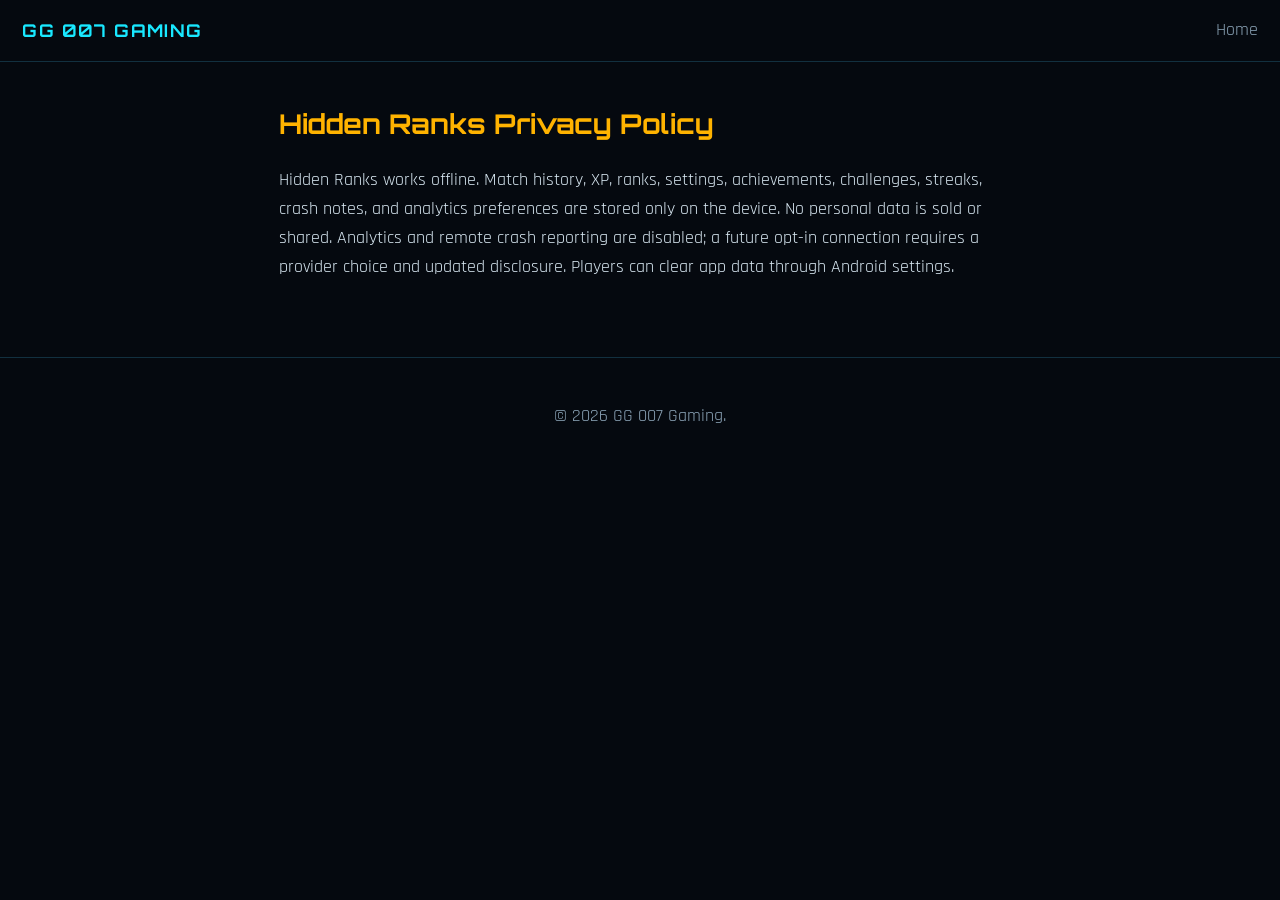
<file: privacy/hidden-ranks/index.html>
<!DOCTYPE html>
<html lang="en">
<head>
<meta charset="UTF-8">
<meta name="viewport" content="width=device-width, initial-scale=1.0">
<title>Hidden Ranks - Privacy Policy | GG 007 Gaming</title>
<meta name="description" content="Privacy policy for Hidden Ranks by GG 007 Gaming.">
<link rel="icon" type="image/svg+xml" href="../../favicon.svg">
<link rel="preconnect" href="https://fonts.googleapis.com">
<link rel="preconnect" href="https://fonts.gstatic.com" crossorigin>
<link href="https://fonts.googleapis.com/css2?family=Orbitron:wght@500;700;900&family=Rajdhani:wght@400;500;600;700&display=swap" rel="stylesheet">
<style>
:root{--bg:#05090f;--panel:#0b1420;--border:#12303f;--text:#d7e6f0;--muted:#8aa2b5;--cyan:#19e8ff;--amber:#ffb300}
*{margin:0;box-sizing:border-box}
body{background:var(--bg);color:var(--text);font-family:Rajdhani,system-ui,sans-serif;line-height:1.65;font-size:1.1rem}
header.site-header{display:flex;align-items:center;justify-content:space-between;padding:1rem 1.4rem;border-bottom:1px solid var(--border)}
.brand{font-family:Orbitron,monospace;font-weight:700;color:var(--cyan);text-decoration:none;letter-spacing:.08em}
nav a{color:var(--muted);text-decoration:none;margin-left:1.2rem}
nav a:hover{color:var(--cyan)}
main{max-width:760px;margin:0 auto;padding:2.5rem 1.2rem 4rem}
h1{font-family:Orbitron,monospace;color:var(--amber);font-size:1.7rem;margin-bottom:1.2rem}
h2{font-family:Orbitron,monospace;color:var(--cyan);font-size:1.1rem;margin:1.8rem 0 .6rem}
p{margin:.7rem 0}
ul{margin:.5rem 0 .9rem 1.4rem}
li{margin:.3rem 0}
code{background:var(--panel);border:1px solid var(--border);border-radius:4px;padding:0 .3em;font-size:.95em}
a{color:var(--cyan)}
footer{text-align:center;padding:2rem 1rem;border-top:1px solid var(--border);color:var(--muted)}
</style>
</head>
<body>
<header class="site-header">
  <a class="brand" href="../../">GG&nbsp;007&nbsp;GAMING</a>
  <nav><a href="../../">Home</a></nav>
</header>
<main>
<h1>Hidden Ranks Privacy Policy</h1>
<p>Hidden Ranks works offline. Match history, XP, ranks, settings, achievements, challenges, streaks, crash notes, and analytics preferences are stored only on the device. No personal data is sold or shared. Analytics and remote crash reporting are disabled; a future opt-in connection requires a provider choice and updated disclosure. Players can clear app data through Android settings.</p>
</main>
<footer><p>&copy; 2026 GG 007 Gaming.</p></footer>
</body>
</html>
</file>
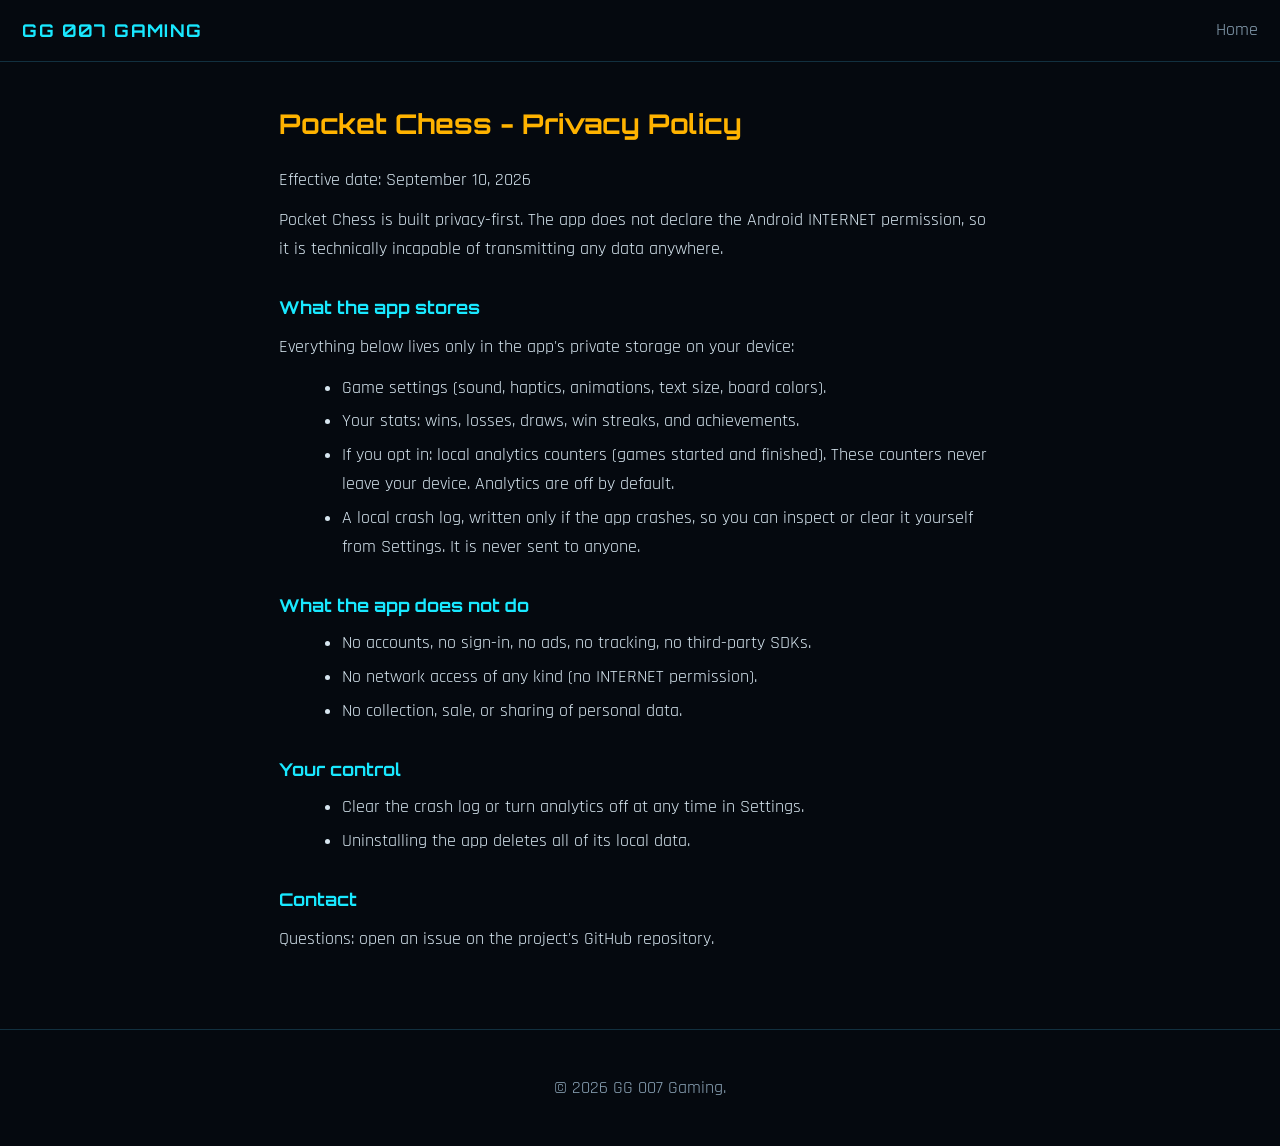
<file: privacy/pocket-chess/index.html>
<!DOCTYPE html>
<html lang="en">
<head>
<meta charset="UTF-8">
<meta name="viewport" content="width=device-width, initial-scale=1.0">
<title>Pocket Chess - Privacy Policy | GG 007 Gaming</title>
<meta name="description" content="Privacy policy for Pocket Chess by GG 007 Gaming.">
<link rel="icon" type="image/svg+xml" href="../../favicon.svg">
<link rel="preconnect" href="https://fonts.googleapis.com">
<link rel="preconnect" href="https://fonts.gstatic.com" crossorigin>
<link href="https://fonts.googleapis.com/css2?family=Orbitron:wght@500;700;900&family=Rajdhani:wght@400;500;600;700&display=swap" rel="stylesheet">
<style>
:root{--bg:#05090f;--panel:#0b1420;--border:#12303f;--text:#d7e6f0;--muted:#8aa2b5;--cyan:#19e8ff;--amber:#ffb300}
*{margin:0;box-sizing:border-box}
body{background:var(--bg);color:var(--text);font-family:Rajdhani,system-ui,sans-serif;line-height:1.65;font-size:1.1rem}
header.site-header{display:flex;align-items:center;justify-content:space-between;padding:1rem 1.4rem;border-bottom:1px solid var(--border)}
.brand{font-family:Orbitron,monospace;font-weight:700;color:var(--cyan);text-decoration:none;letter-spacing:.08em}
nav a{color:var(--muted);text-decoration:none;margin-left:1.2rem}
nav a:hover{color:var(--cyan)}
main{max-width:760px;margin:0 auto;padding:2.5rem 1.2rem 4rem}
h1{font-family:Orbitron,monospace;color:var(--amber);font-size:1.7rem;margin-bottom:1.2rem}
h2{font-family:Orbitron,monospace;color:var(--cyan);font-size:1.1rem;margin:1.8rem 0 .6rem}
p{margin:.7rem 0}
ul{margin:.5rem 0 .9rem 1.4rem}
li{margin:.3rem 0}
code{background:var(--panel);border:1px solid var(--border);border-radius:4px;padding:0 .3em;font-size:.95em}
a{color:var(--cyan)}
footer{text-align:center;padding:2rem 1rem;border-top:1px solid var(--border);color:var(--muted)}
</style>
</head>
<body>
<header class="site-header">
  <a class="brand" href="../../">GG&nbsp;007&nbsp;GAMING</a>
  <nav><a href="../../">Home</a></nav>
</header>
<main>
<h1>Pocket Chess - Privacy Policy</h1>
<p>Effective date: September 10, 2026</p>
<p>Pocket Chess is built privacy-first. The app does not declare the Android INTERNET permission, so it is technically incapable of transmitting any data anywhere.</p>
<h2>What the app stores</h2>
<p>Everything below lives only in the app&#x27;s private storage on your device:</p>
<ul><li>Game settings (sound, haptics, animations, text size, board colors).</li><li>Your stats: wins, losses, draws, win streaks, and achievements.</li><li>If you opt in: local analytics counters (games started and finished). These counters never leave your device. Analytics are off by default.</li><li>A local crash log, written only if the app crashes, so you can inspect or clear it yourself from Settings. It is never sent to anyone.</li></ul>
<h2>What the app does not do</h2>
<ul><li>No accounts, no sign-in, no ads, no tracking, no third-party SDKs.</li><li>No network access of any kind (no INTERNET permission).</li><li>No collection, sale, or sharing of personal data.</li></ul>
<h2>Your control</h2>
<ul><li>Clear the crash log or turn analytics off at any time in Settings.</li><li>Uninstalling the app deletes all of its local data.</li></ul>
<h2>Contact</h2>
<p>Questions: open an issue on the project&#x27;s GitHub repository.</p>
</main>
<footer><p>&copy; 2026 GG 007 Gaming.</p></footer>
</body>
</html>
</file>
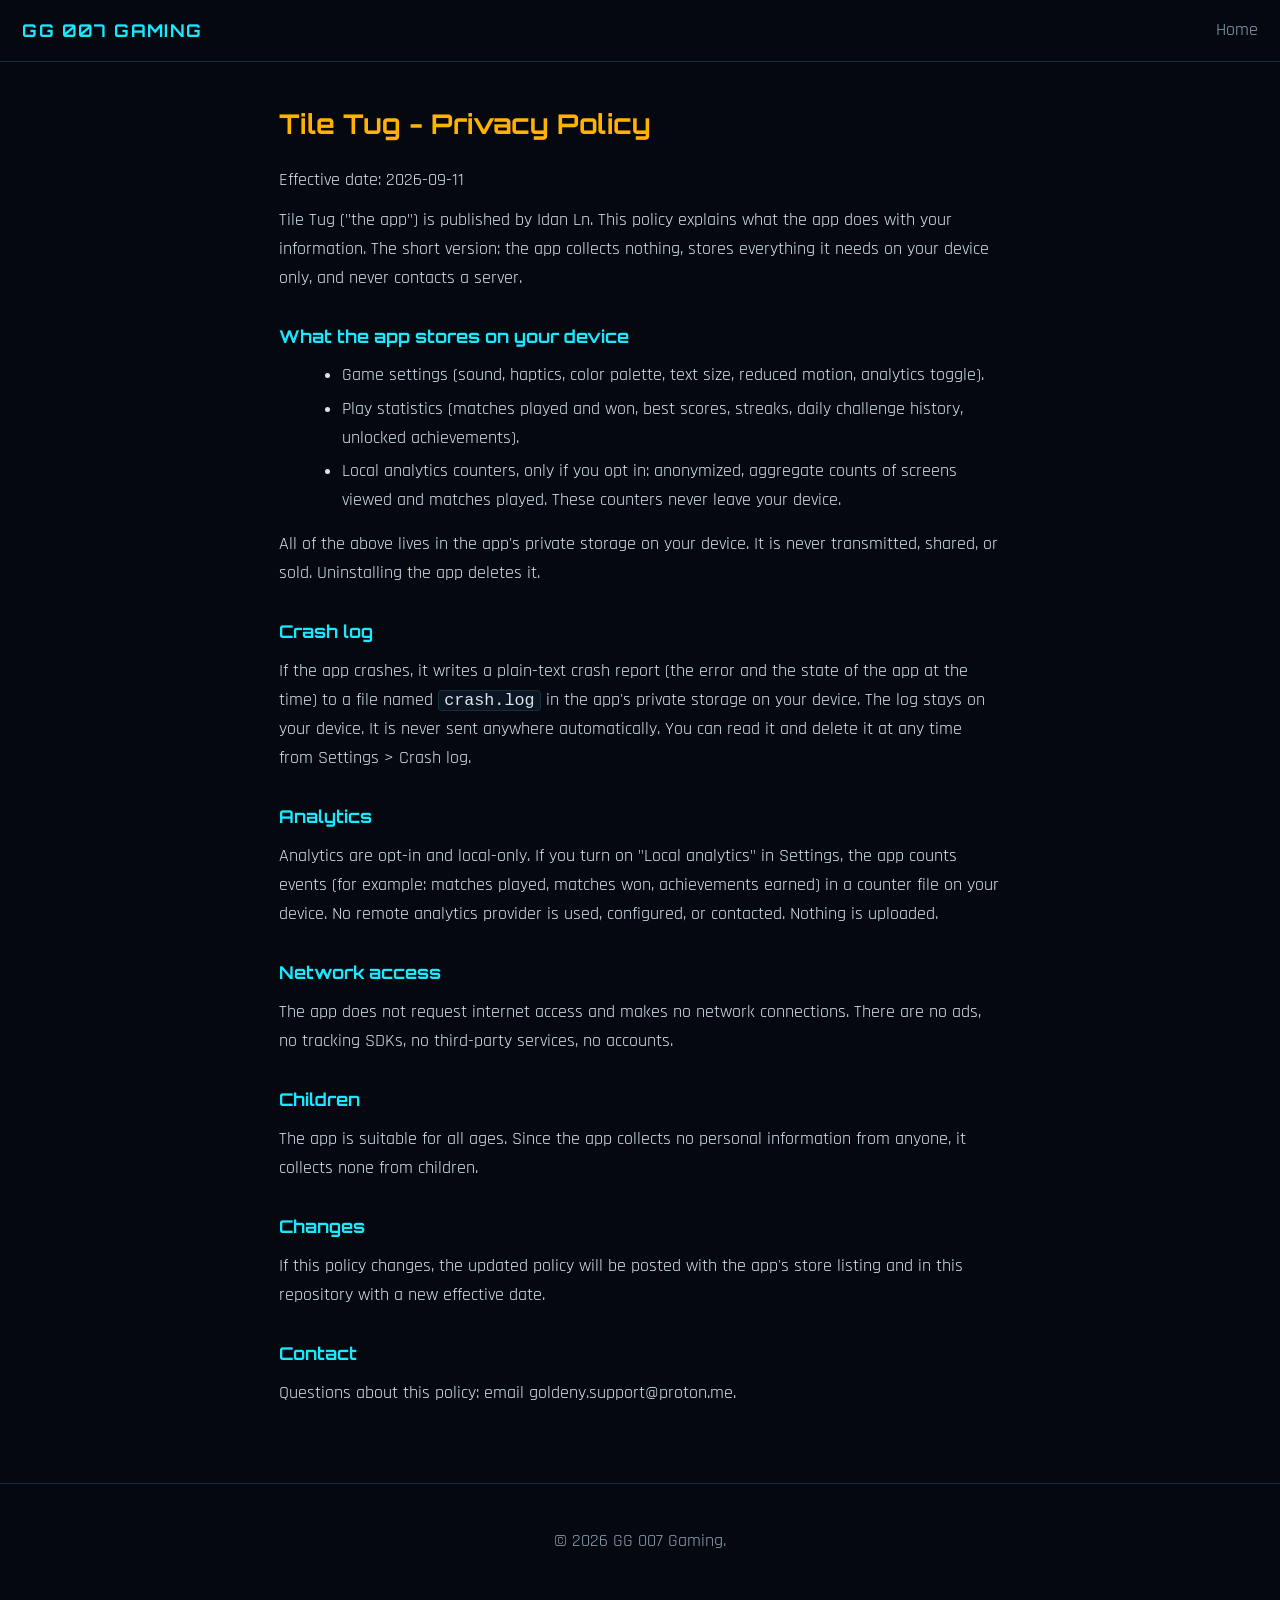
<file: privacy/tiletug/index.html>
<!DOCTYPE html>
<html lang="en">
<head>
<meta charset="UTF-8">
<meta name="viewport" content="width=device-width, initial-scale=1.0">
<title>Tile Tug - Privacy Policy | GG 007 Gaming</title>
<meta name="description" content="Privacy policy for Tile Tug by GG 007 Gaming.">
<link rel="icon" type="image/svg+xml" href="../../favicon.svg">
<link rel="preconnect" href="https://fonts.googleapis.com">
<link rel="preconnect" href="https://fonts.gstatic.com" crossorigin>
<link href="https://fonts.googleapis.com/css2?family=Orbitron:wght@500;700;900&family=Rajdhani:wght@400;500;600;700&display=swap" rel="stylesheet">
<style>
:root{--bg:#05090f;--panel:#0b1420;--border:#12303f;--text:#d7e6f0;--muted:#8aa2b5;--cyan:#19e8ff;--amber:#ffb300}
*{margin:0;box-sizing:border-box}
body{background:var(--bg);color:var(--text);font-family:Rajdhani,system-ui,sans-serif;line-height:1.65;font-size:1.1rem}
header.site-header{display:flex;align-items:center;justify-content:space-between;padding:1rem 1.4rem;border-bottom:1px solid var(--border)}
.brand{font-family:Orbitron,monospace;font-weight:700;color:var(--cyan);text-decoration:none;letter-spacing:.08em}
nav a{color:var(--muted);text-decoration:none;margin-left:1.2rem}
nav a:hover{color:var(--cyan)}
main{max-width:760px;margin:0 auto;padding:2.5rem 1.2rem 4rem}
h1{font-family:Orbitron,monospace;color:var(--amber);font-size:1.7rem;margin-bottom:1.2rem}
h2{font-family:Orbitron,monospace;color:var(--cyan);font-size:1.1rem;margin:1.8rem 0 .6rem}
p{margin:.7rem 0}
ul{margin:.5rem 0 .9rem 1.4rem}
li{margin:.3rem 0}
code{background:var(--panel);border:1px solid var(--border);border-radius:4px;padding:0 .3em;font-size:.95em}
a{color:var(--cyan)}
footer{text-align:center;padding:2rem 1rem;border-top:1px solid var(--border);color:var(--muted)}
</style>
</head>
<body>
<header class="site-header">
  <a class="brand" href="../../">GG&nbsp;007&nbsp;GAMING</a>
  <nav><a href="../../">Home</a></nav>
</header>
<main>
<h1>Tile Tug - Privacy Policy</h1>
<p>Effective date: 2026-09-11</p>
<p>Tile Tug (&quot;the app&quot;) is published by Idan Ln. This policy explains what the app does with your information. The short version: the app collects nothing, stores everything it needs on your device only, and never contacts a server.</p>
<h2>What the app stores on your device</h2>
<ul><li>Game settings (sound, haptics, color palette, text size, reduced motion, analytics toggle).</li><li>Play statistics (matches played and won, best scores, streaks, daily challenge history, unlocked achievements).</li><li>Local analytics counters, only if you opt in: anonymized, aggregate counts of screens viewed and matches played. These counters never leave your device.</li></ul>
<p>All of the above lives in the app&#x27;s private storage on your device. It is never transmitted, shared, or sold. Uninstalling the app deletes it.</p>
<h2>Crash log</h2>
<p>If the app crashes, it writes a plain-text crash report (the error and the state of the app at the time) to a file named <code>crash.log</code> in the app&#x27;s private storage on your device. The log stays on your device. It is never sent anywhere automatically. You can read it and delete it at any time from Settings &gt; Crash log.</p>
<h2>Analytics</h2>
<p>Analytics are opt-in and local-only. If you turn on &quot;Local analytics&quot; in Settings, the app counts events (for example: matches played, matches won, achievements earned) in a counter file on your device. No remote analytics provider is used, configured, or contacted. Nothing is uploaded.</p>
<h2>Network access</h2>
<p>The app does not request internet access and makes no network connections. There are no ads, no tracking SDKs, no third-party services, no accounts.</p>
<h2>Children</h2>
<p>The app is suitable for all ages. Since the app collects no personal information from anyone, it collects none from children.</p>
<h2>Changes</h2>
<p>If this policy changes, the updated policy will be posted with the app&#x27;s store listing and in this repository with a new effective date.</p>
<h2>Contact</h2>
<p>Questions about this policy: email goldeny.support@proton.me.</p>
</main>
<footer><p>&copy; 2026 GG 007 Gaming.</p></footer>
</body>
</html>
</file>
